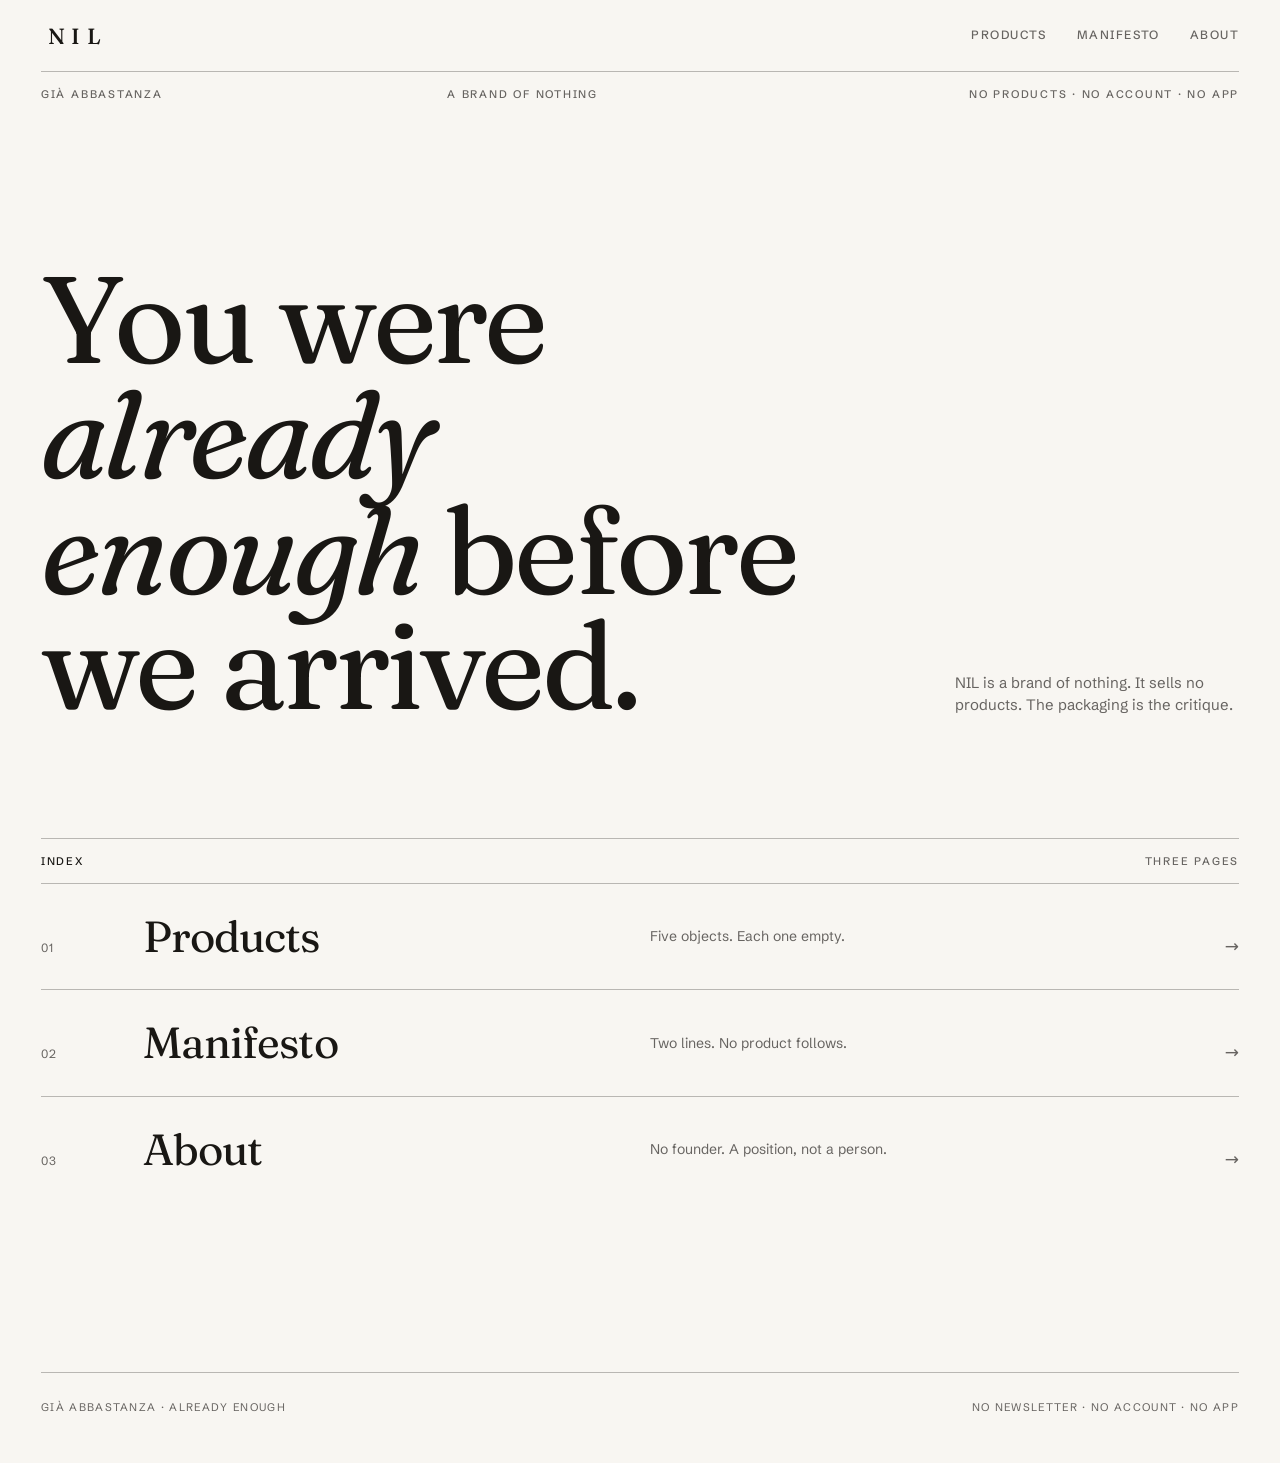
<file: index.html>
<!DOCTYPE html>
<html lang="en">
<head>
<meta charset="UTF-8">
<meta name="viewport" content="width=device-width, initial-scale=1.0">
<title>NIL — Already Enough</title>
<meta name="description" content="NIL is a brand of nothing. It sells no products. The packaging is the critique.">
<script>document.documentElement.classList.add('js')</script>
<link rel="preload" href="fonts/fraunces.woff2" as="font" type="font/woff2" crossorigin>
<link rel="preload" href="fonts/schibsted-grotesk.woff2" as="font" type="font/woff2" crossorigin>
<link rel="stylesheet" href="styles.css">
<script defer src="reveal.js"></script>
</head>
<body>
<div class="page">

  <header class="masthead">
    <a class="wordmark" href="index.html">NIL</a>
    <nav class="nav">
      <a href="products.html">Products</a>
      <a href="manifesto.html">Manifesto</a>
      <a href="about.html">About</a>
    </nav>
  </header>

  <div class="dataline g rule">
    <span class="label a">Già abbastanza</span>
    <span class="label b">A brand of nothing</span>
    <span class="label c">No products · No account · No app</span>
  </div>

  <section class="hero g">
    <h1 data-reveal>You were <em>already enough</em> before we arrived.</h1>
    <p class="lede" data-reveal>NIL is a brand of nothing. It sells no products. The packaging is the critique.</p>
  </section>

  <div class="dataline g rule">
    <span class="label ink a">Index</span>
    <span class="label c">Three pages</span>
  </div>

  <div class="index g">
    <a class="entry" href="products.html" data-reveal>
      <span class="num">01</span>
      <span class="ttl">Products</span>
      <span class="dsc">Five objects. Each one empty.</span>
      <span class="go">&rarr;</span>
    </a>
    <a class="entry" href="manifesto.html" data-reveal>
      <span class="num">02</span>
      <span class="ttl">Manifesto</span>
      <span class="dsc">Two lines. No product follows.</span>
      <span class="go">&rarr;</span>
    </a>
    <a class="entry" href="about.html" data-reveal>
      <span class="num">03</span>
      <span class="ttl">About</span>
      <span class="dsc">No founder. A position, not a person.</span>
      <span class="go">&rarr;</span>
    </a>
  </div>

  <footer class="foot g rule">
    <span class="a">Già abbastanza · Already Enough</span>
    <span class="c">No newsletter · No account · No app</span>
  </footer>

</div>
</body>
</html>
</file>
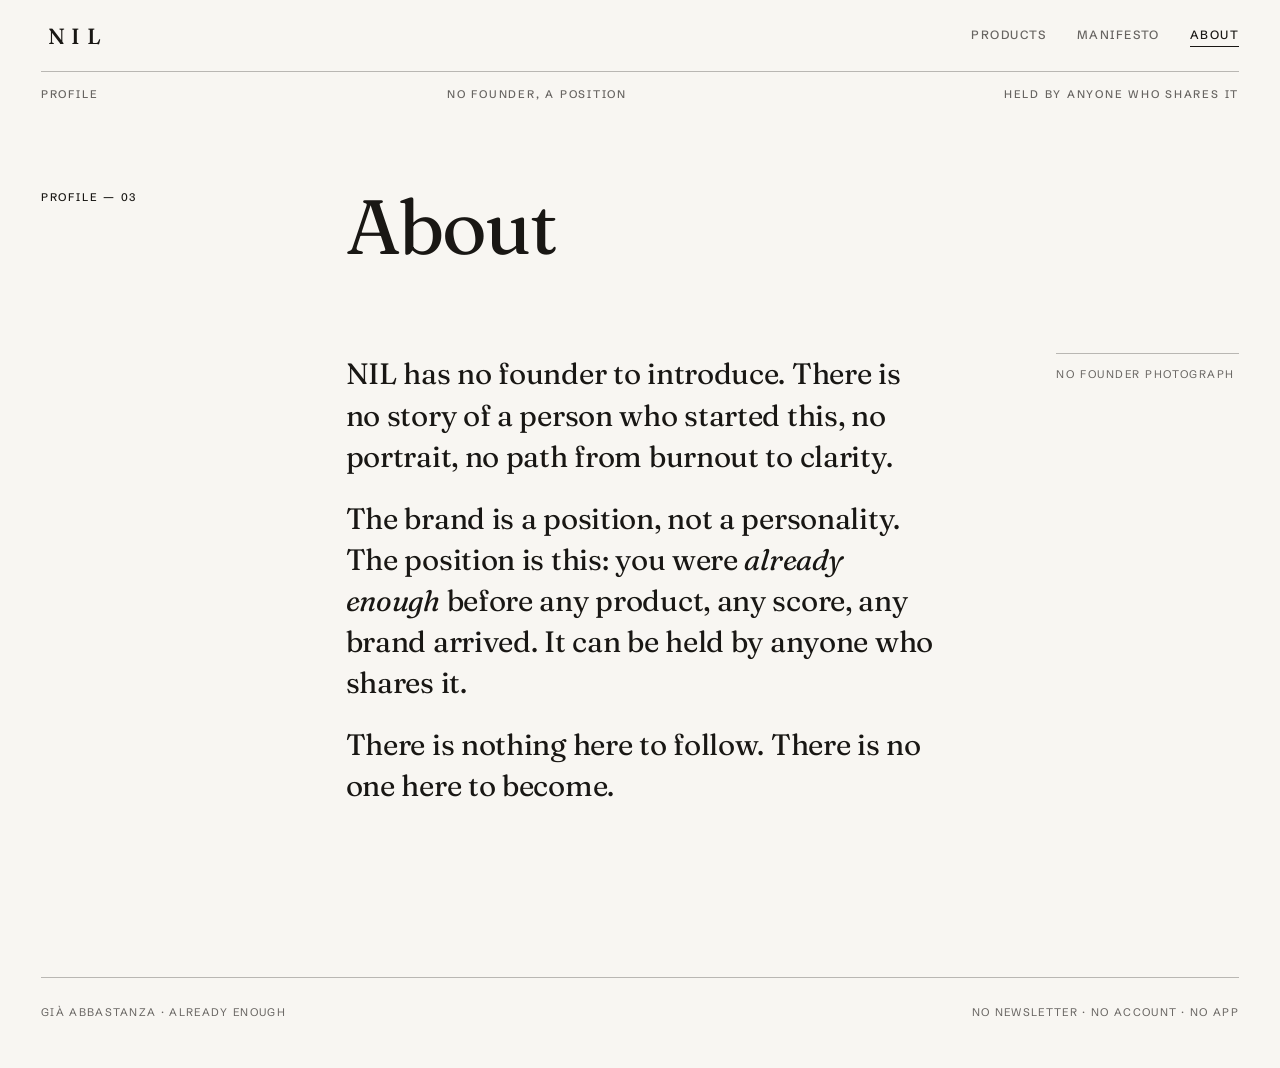
<file: about.html>
<!DOCTYPE html>
<html lang="en">
<head>
<meta charset="UTF-8">
<meta name="viewport" content="width=device-width, initial-scale=1.0">
<title>About — NIL</title>
<meta name="description" content="NIL has no founder to introduce. The brand is a position, not a personality.">
<script>document.documentElement.classList.add('js')</script>
<link rel="preload" href="fonts/fraunces.woff2" as="font" type="font/woff2" crossorigin>
<link rel="preload" href="fonts/schibsted-grotesk.woff2" as="font" type="font/woff2" crossorigin>
<link rel="stylesheet" href="styles.css">
<script defer src="reveal.js"></script>
</head>
<body>
<div class="page">

  <header class="masthead">
    <a class="wordmark" href="index.html">NIL</a>
    <nav class="nav">
      <a href="products.html">Products</a>
      <a href="manifesto.html">Manifesto</a>
      <a href="about.html" aria-current="page">About</a>
    </nav>
  </header>

  <div class="dataline g rule">
    <span class="label a">Profile</span>
    <span class="label b">No founder, a position</span>
    <span class="label c">Held by anyone who shares it</span>
  </div>

  <section class="band g">
    <span class="label marker ink" data-reveal>Profile — 03</span>
    <h2 data-reveal>About</h2>
  </section>

  <section class="about g">
    <div class="body">
      <p data-reveal>NIL has no founder to introduce. There is no story of a person who started this, no portrait, no path from burnout to clarity.</p>
      <p data-reveal>The brand is a position, not a personality. The position is this: you were <em>already enough</em> before any product, any score, any brand arrived. It can be held by anyone who shares it.</p>
      <p data-reveal>There is nothing here to follow. There is no one here to become.</p>
    </div>
    <span class="meta" data-reveal>No founder photograph</span>
  </section>

  <footer class="foot g rule">
    <span class="a">Già abbastanza · Already Enough</span>
    <span class="c">No newsletter · No account · No app</span>
  </footer>

</div>
</body>
</html>
</file>
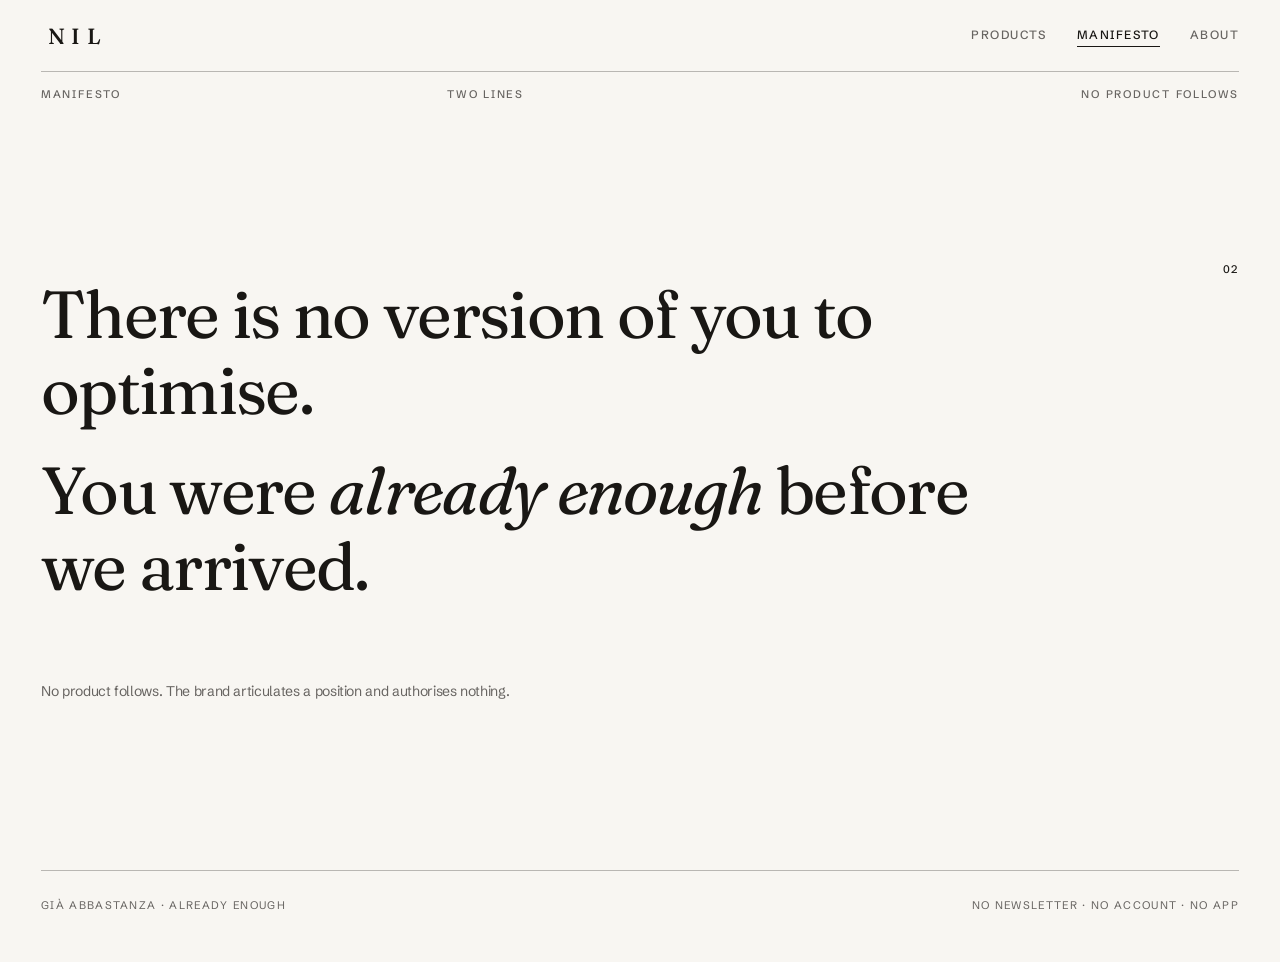
<file: manifesto.html>
<!DOCTYPE html>
<html lang="en">
<head>
<meta charset="UTF-8">
<meta name="viewport" content="width=device-width, initial-scale=1.0">
<title>Manifesto — NIL</title>
<meta name="description" content="There is no version of you to optimise. You were already enough before we arrived.">
<script>document.documentElement.classList.add('js')</script>
<link rel="preload" href="fonts/fraunces.woff2" as="font" type="font/woff2" crossorigin>
<link rel="preload" href="fonts/schibsted-grotesk.woff2" as="font" type="font/woff2" crossorigin>
<link rel="stylesheet" href="styles.css">
<script defer src="reveal.js"></script>
</head>
<body>
<div class="page">

  <header class="masthead">
    <a class="wordmark" href="index.html">NIL</a>
    <nav class="nav">
      <a href="products.html">Products</a>
      <a href="manifesto.html" aria-current="page">Manifesto</a>
      <a href="about.html">About</a>
    </nav>
  </header>

  <div class="dataline g rule">
    <span class="label a">Manifesto</span>
    <span class="label b">Two lines</span>
    <span class="label c">No product follows</span>
  </div>

  <section class="manifesto g">
    <span class="label marker ink" data-reveal>02</span>
    <div class="body">
      <p data-reveal>There is no version of you to optimise.</p>
      <p data-reveal>You were <em>already enough</em> before we arrived.</p>
    </div>
    <p class="note" data-reveal>No product follows. The brand articulates a position and authorises nothing.</p>
  </section>

  <footer class="foot g rule">
    <span class="a">Già abbastanza · Already Enough</span>
    <span class="c">No newsletter · No account · No app</span>
  </footer>

</div>
</body>
</html>
</file>
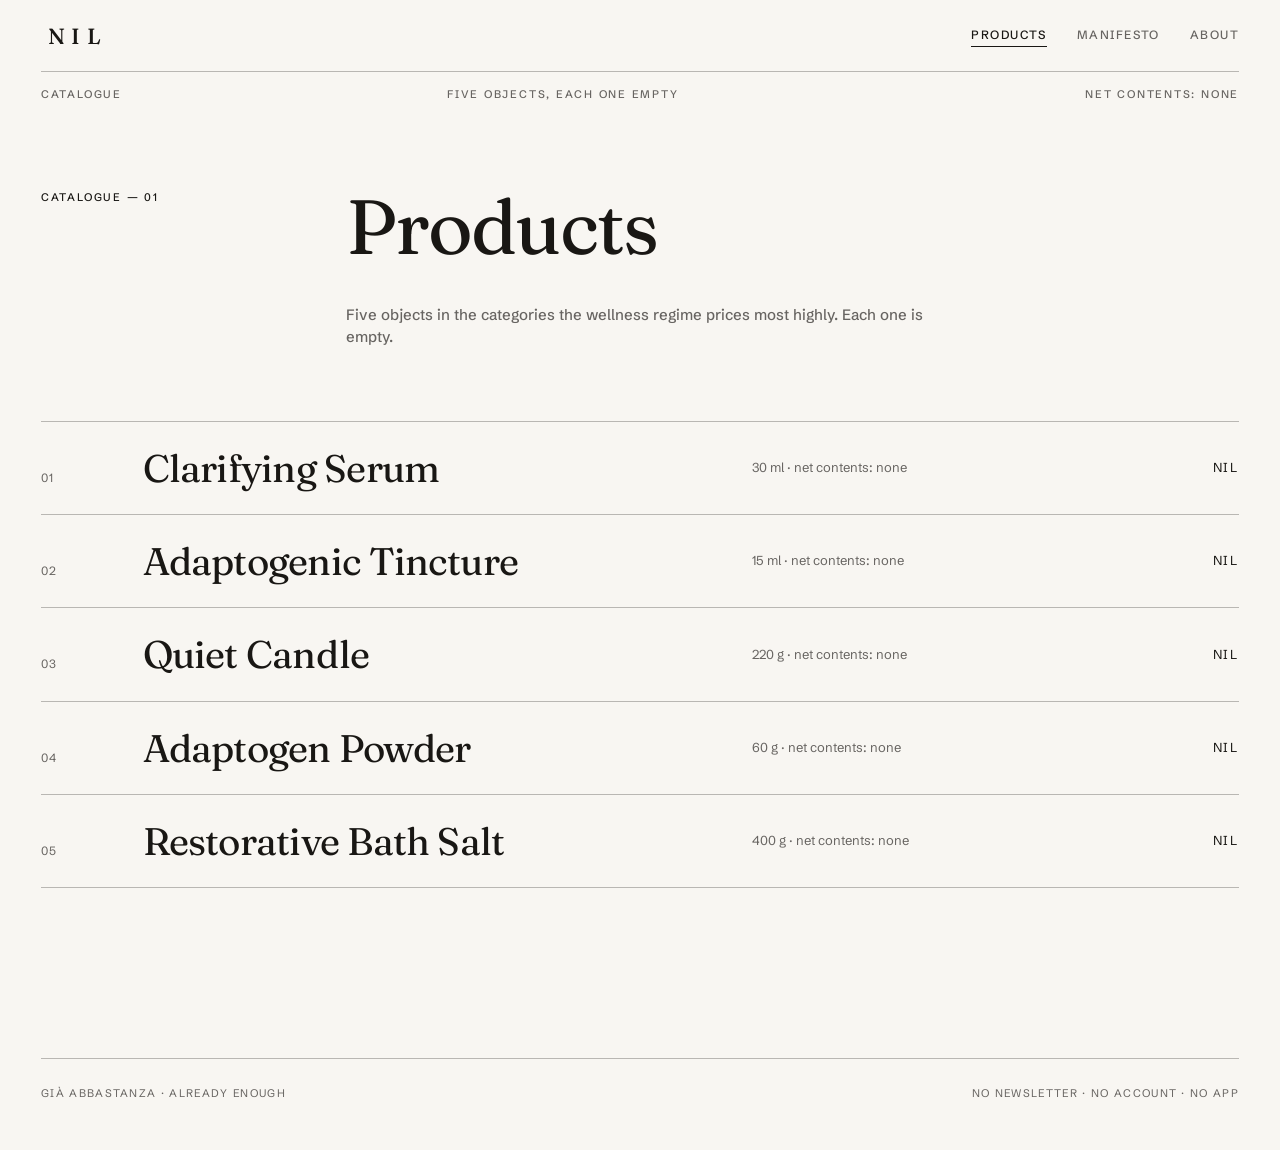
<file: products.html>
<!DOCTYPE html>
<html lang="en">
<head>
<meta charset="UTF-8">
<meta name="viewport" content="width=device-width, initial-scale=1.0">
<title>Products — NIL</title>
<meta name="description" content="Five objects in the categories the wellness regime prices most highly. Each one is empty.">
<script>document.documentElement.classList.add('js')</script>
<link rel="preload" href="fonts/fraunces.woff2" as="font" type="font/woff2" crossorigin>
<link rel="preload" href="fonts/schibsted-grotesk.woff2" as="font" type="font/woff2" crossorigin>
<link rel="stylesheet" href="styles.css">
<script defer src="reveal.js"></script>
</head>
<body>
<div class="page">

  <header class="masthead">
    <a class="wordmark" href="index.html">NIL</a>
    <nav class="nav">
      <a href="products.html" aria-current="page">Products</a>
      <a href="manifesto.html">Manifesto</a>
      <a href="about.html">About</a>
    </nav>
  </header>

  <div class="dataline g rule">
    <span class="label a">Catalogue</span>
    <span class="label b">Five objects, each one empty</span>
    <span class="label c">Net contents: none</span>
  </div>

  <section class="band g">
    <span class="label marker ink" data-reveal>Catalogue — 01</span>
    <h2 data-reveal>Products</h2>
  </section>

  <div class="g" style="padding-top:clamp(24px,3vw,40px)">
    <p class="label" style="grid-column:4 / 10; text-transform:none; letter-spacing:0; font-size:15px; line-height:1.5; color:var(--ink-soft)" data-reveal>Five objects in the categories the wellness regime prices most highly. Each one is empty.</p>
  </div>

  <div class="catalogue g" style="margin-top:clamp(40px,6vw,72px)">
    <div class="item" data-reveal>
      <span class="num">01</span><span class="name">Clarifying Serum</span>
      <span class="spec">30 ml · net contents: none</span><span class="price">NIL</span>
    </div>
    <div class="item" data-reveal>
      <span class="num">02</span><span class="name">Adaptogenic Tincture</span>
      <span class="spec">15 ml · net contents: none</span><span class="price">NIL</span>
    </div>
    <div class="item" data-reveal>
      <span class="num">03</span><span class="name">Quiet Candle</span>
      <span class="spec">220 g · net contents: none</span><span class="price">NIL</span>
    </div>
    <div class="item" data-reveal>
      <span class="num">04</span><span class="name">Adaptogen Powder</span>
      <span class="spec">60 g · net contents: none</span><span class="price">NIL</span>
    </div>
    <div class="item" data-reveal>
      <span class="num">05</span><span class="name">Restorative Bath Salt</span>
      <span class="spec">400 g · net contents: none</span><span class="price">NIL</span>
    </div>
  </div>

  <footer class="foot g rule">
    <span class="a">Già abbastanza · Already Enough</span>
    <span class="c">No newsletter · No account · No app</span>
  </footer>

</div>
</body>
</html>
</file>
<file: styles.css>
/* NIL — Already Enough
   v3 · Swiss / International Typographic Style.
   12-column structural grid, asymmetric placement, rule lines, scale tension.
   Fraunces (display) + Schibsted Grotesk (system furniture). OKLCH, no accent. */

/* ---- fonts (self-hosted variable woff2) ---- */
@font-face {
  font-family: "Fraunces";
  src: url("fonts/fraunces.woff2") format("woff2");
  font-weight: 100 900; font-style: normal; font-display: swap;
}
@font-face {
  font-family: "Fraunces";
  src: url("fonts/fraunces-italic.woff2") format("woff2");
  font-weight: 100 900; font-style: italic; font-display: swap;
}
@font-face {
  font-family: "Schibsted Grotesk";
  src: url("fonts/schibsted-grotesk.woff2") format("woff2");
  font-weight: 400 900; font-style: normal; font-display: swap;
}

:root {
  --paper:    oklch(0.974 0.006 85);
  --ink:      oklch(0.205 0.006 75);
  --ink-soft: oklch(0.505 0.006 75);
  --rule:     oklch(0.78 0.006 80);

  --display: "Fraunces", Georgia, serif;
  --grotesk: "Schibsted Grotesk", system-ui, -apple-system, sans-serif;

  --edge: clamp(20px, 3.2vw, 60px);
  --colgap: clamp(14px, 1.6vw, 26px);
  --maxw: 1640px;
  --ease: cubic-bezier(0.16, 1, 0.3, 1);
}

* { box-sizing: border-box; margin: 0; padding: 0; }
html { -webkit-text-size-adjust: 100%; }

body {
  background: var(--paper);
  color: var(--ink);
  font-family: var(--grotesk);
  font-size: 17px; font-weight: 400; line-height: 1.5;
  font-optical-sizing: auto;
  -webkit-font-smoothing: antialiased;
  text-rendering: optimizeLegibility;
}
::selection { background: var(--ink); color: var(--paper); }

.page { max-width: var(--maxw); margin: 0 auto; padding: 0 var(--edge); }

/* ---- grid ---- */
.g { display: grid; grid-template-columns: repeat(12, 1fr); column-gap: var(--colgap); }

/* full-width hairline divider between bands */
.rule { border-top: 1px solid var(--rule); }

/* ---- micro labels (Swiss furniture) ---- */
.label {
  font-family: var(--grotesk);
  font-size: 11px; font-weight: 500;
  letter-spacing: 0.16em; text-transform: uppercase;
  color: var(--ink-soft);
}
.label.ink { color: var(--ink); }

/* ---- masthead ---- */
.masthead { display: flex; align-items: center; justify-content: space-between; padding: 20px 0 18px; }
.wordmark {
  font-family: var(--display); font-weight: 500; font-size: 22px;
  letter-spacing: 0.30em; color: var(--ink); text-decoration: none; padding-left: 0.30em;
}
.nav { display: flex; gap: 30px; }
.nav a {
  font-family: var(--grotesk); font-size: 12px; font-weight: 500;
  letter-spacing: 0.12em; text-transform: uppercase;
  color: var(--ink-soft); text-decoration: none;
  position: relative; padding-bottom: 3px; transition: color .4s var(--ease);
}
.nav a::after { content:""; position:absolute; left:0; bottom:0; height:1px; width:0; background: var(--ink); transition: width .5s var(--ease); }
.nav a:hover { color: var(--ink); }
.nav a:hover::after, .nav a[aria-current="page"]::after { width: 100%; }
.nav a[aria-current="page"] { color: var(--ink); }

/* ---- data line (3-cell colophon) ---- */
.dataline { padding: 14px 0; }
.dataline .a { grid-column: 1 / 5; }
.dataline .b { grid-column: 5 / 9; }
.dataline .c { grid-column: 9 / 13; text-align: right; }

/* ---- hero (asymmetric: huge left, small bottom-right) ---- */
.hero { padding: clamp(80px, 16vh, 220px) 0 clamp(56px, 9vw, 120px); align-items: end; }
.hero h1 {
  grid-column: 1 / 10;
  font-family: var(--display); font-weight: 400;
  font-size: clamp(54px, 9.6vw, 168px);
  line-height: 0.94; letter-spacing: -0.03em;
  text-wrap: balance;
}
.hero h1 em { font-style: italic; }
.hero .lede {
  grid-column: 10 / 13; align-self: end;
  font-family: var(--grotesk); font-size: 15px; line-height: 1.5;
  color: var(--ink-soft); padding-bottom: 0.4em;
}

/* ---- section header band ---- */
.band { padding: clamp(40px, 6vw, 72px) 0 0; }
.band .marker { grid-column: 1 / 4; }
.band h2 {
  grid-column: 4 / 13;
  font-family: var(--display); font-weight: 400;
  font-size: clamp(40px, 6vw, 92px); line-height: 1.0; letter-spacing: -0.025em;
}

/* ---- index (home) ---- */
.entry {
  grid-column: 1 / 13;
  display: grid; grid-template-columns: subgrid;
  align-items: baseline; padding: 30px 0;
  text-decoration: none; color: var(--ink);
}
.entry + .entry, .index .entry:first-child { border-top: 1px solid var(--rule); }
.entry .num { grid-column: 1 / 2; font-family: var(--grotesk); font-size: 12px; letter-spacing: 0.12em; color: var(--ink-soft); }
.entry .ttl { grid-column: 2 / 7; font-family: var(--display); font-weight: 400; font-size: clamp(26px, 3.4vw, 44px); letter-spacing: -0.02em; line-height: 1.04; }
.entry .dsc { grid-column: 7 / 12; font-size: 14px; color: var(--ink-soft); align-self: center; }
.entry .go  { grid-column: 12 / 13; justify-self: end; color: var(--ink-soft); transition: transform .5s var(--ease), color .4s var(--ease); }
.entry:hover .ttl { font-style: italic; }
.entry:hover .go { transform: translateX(8px); color: var(--ink); }

/* ---- catalogue (products) ---- */
.item {
  grid-column: 1 / 13; display: grid; grid-template-columns: subgrid;
  align-items: baseline; padding: 26px 0; border-top: 1px solid var(--rule);
}
.catalogue .item:last-child { border-bottom: 1px solid var(--rule); }
.item .num  { grid-column: 1 / 2; font-size: 12px; letter-spacing: 0.12em; color: var(--ink-soft); }
.item .name { grid-column: 2 / 8; font-family: var(--display); font-weight: 400; font-size: clamp(24px, 3vw, 40px); letter-spacing: -0.02em; line-height: 1.05; }
.item .spec { grid-column: 8 / 12; font-size: 13px; color: var(--ink-soft); align-self: center; }
.item .price{ grid-column: 12 / 13; justify-self: end; font-size: 13px; letter-spacing: 0.14em; align-self: center; }

/* ---- manifesto ---- */
.manifesto { padding: clamp(80px, 16vh, 220px) 0 0; }
.manifesto .body { grid-column: 1 / 11; }
.manifesto p { font-family: var(--display); font-weight: 400; font-size: clamp(34px, 5.2vw, 78px); line-height: 1.14; letter-spacing: -0.025em; }
.manifesto p em { font-style: italic; }
.manifesto p + p { margin-top: 0.36em; }
.manifesto .marker { grid-column: 12 / 13; text-align: right; }
.manifesto .note { grid-column: 1 / 6; margin-top: clamp(40px, 7vw, 80px); font-family: var(--grotesk); font-size: 14px; color: var(--ink-soft); }

/* ---- about ---- */
.about { padding: clamp(48px, 7vw, 88px) 0 0; }
.about .marker { grid-column: 1 / 4; }
.about .body { grid-column: 4 / 10; }
.about .body p { font-family: var(--display); font-weight: 400; font-size: clamp(20px, 2.3vw, 30px); line-height: 1.4; letter-spacing: -0.01em; }
.about .body p + p { margin-top: 0.7em; }
.about .body em { font-style: italic; }
.about .meta { grid-column: 11 / 13; align-self: start; font-family: var(--grotesk); font-size: 11px; letter-spacing: 0.14em; text-transform: uppercase; color: var(--ink-soft); border-top: 1px solid var(--rule); padding-top: 12px; }

/* ---- footer ---- */
.foot { padding: 26px 0 48px; margin-top: clamp(90px, 14vw, 170px); }
.foot .a { grid-column: 1 / 5; }
.foot .b { grid-column: 5 / 9; }
.foot .c { grid-column: 9 / 13; text-align: right; }
.foot span { font-family: var(--grotesk); font-size: 11px; letter-spacing: 0.12em; text-transform: uppercase; color: var(--ink-soft); }

/* ---- reveal (JS-gated; no-JS shows all) ---- */
.js [data-reveal] { opacity: 0; transform: translateY(14px); transition: opacity .9s var(--ease), transform .9s var(--ease); }
.js [data-reveal].is-in { opacity: 1; transform: none; }
@media (prefers-reduced-motion: reduce) {
  .js [data-reveal] { opacity: 1 !important; transform: none !important; transition: none !important; }
  .nav a::after, .entry .go { transition: none !important; }
}

/* ---- responsive ---- */
@media (max-width: 820px) {
  .hero { align-items: start; }
  .hero h1 { grid-column: 1 / 13; }
  .hero .lede { grid-column: 1 / 9; align-self: start; padding-top: 28px; }
  .band h2 { grid-column: 1 / 13; }
  .band .marker { grid-column: 1 / 13; margin-bottom: 10px; }
  .manifesto .body { grid-column: 1 / 13; }
  .manifesto .marker { display: none; }
  .manifesto .note { grid-column: 1 / 10; }
  .about .body { grid-column: 1 / 13; }
  .about .marker { grid-column: 1 / 13; margin-bottom: 10px; }
  .about .meta { grid-column: 1 / 13; margin-top: 28px; }
  .dataline .a, .dataline .b, .dataline .c { grid-column: auto; text-align: left; }
  .dataline .b { display: none; }
}
@media (max-width: 600px) {
  .entry .dsc, .item .spec { display: none; }
  .entry .ttl { grid-column: 2 / 12; }
  .entry .go { grid-column: 12 / 13; }
  .item .name { grid-column: 2 / 11; }
  .item .price { grid-column: 11 / 13; }
  .foot .a, .foot .b, .foot .c { grid-column: 1 / 13; text-align: left; }
  .foot .b, .foot .c { margin-top: 6px; }
}
</file>
